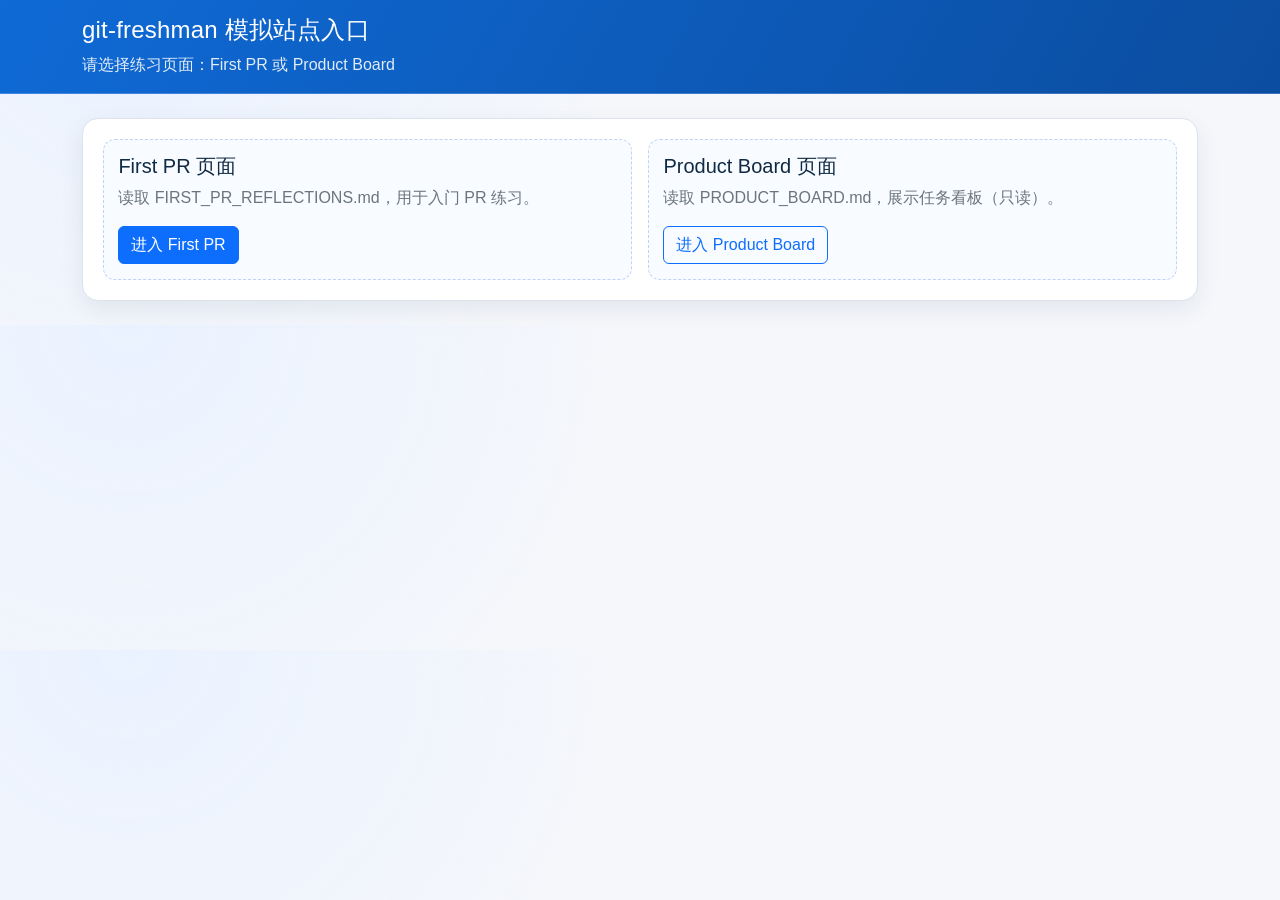
<file: site/index.html>
<!doctype html>
<html lang="zh-CN">
<head>
  <meta charset="utf-8">
  <meta name="viewport" content="width=device-width, initial-scale=1">
  <title>git-freshman | Simulation Home</title>
  <link href="https://cdn.jsdelivr.net/npm/bootstrap@5.3.3/dist/css/bootstrap.min.css" rel="stylesheet">
  <link href="./shared/css/site.css" rel="stylesheet">
</head>
<body>
  <header class="site-header">
    <div class="container py-3">
      <h1 class="site-title mb-2">git-freshman 模拟站点入口</h1>
      <p class="site-subtitle mb-0">请选择练习页面：First PR 或 Product Board</p>
    </div>
  </header>

  <main class="container my-4">
    <section class="content-card">
      <div class="row g-3">
        <div class="col-12 col-md-6">
          <div class="small-panel h-100">
            <h2 class="h5">First PR 页面</h2>
            <p class="text-secondary mb-3">读取 FIRST_PR_REFLECTIONS.md，用于入门 PR 练习。</p>
            <a class="btn btn-primary" href="./first-pr/">进入 First PR</a>
          </div>
        </div>
        <div class="col-12 col-md-6">
          <div class="small-panel h-100">
            <h2 class="h5">Product Board 页面</h2>
            <p class="text-secondary mb-3">读取 PRODUCT_BOARD.md，展示任务看板（只读）。</p>
            <a class="btn btn-outline-primary" href="./product-board/">进入 Product Board</a>
          </div>
        </div>
      </div>
    </section>
  </main>
</body>
</html>
</file>
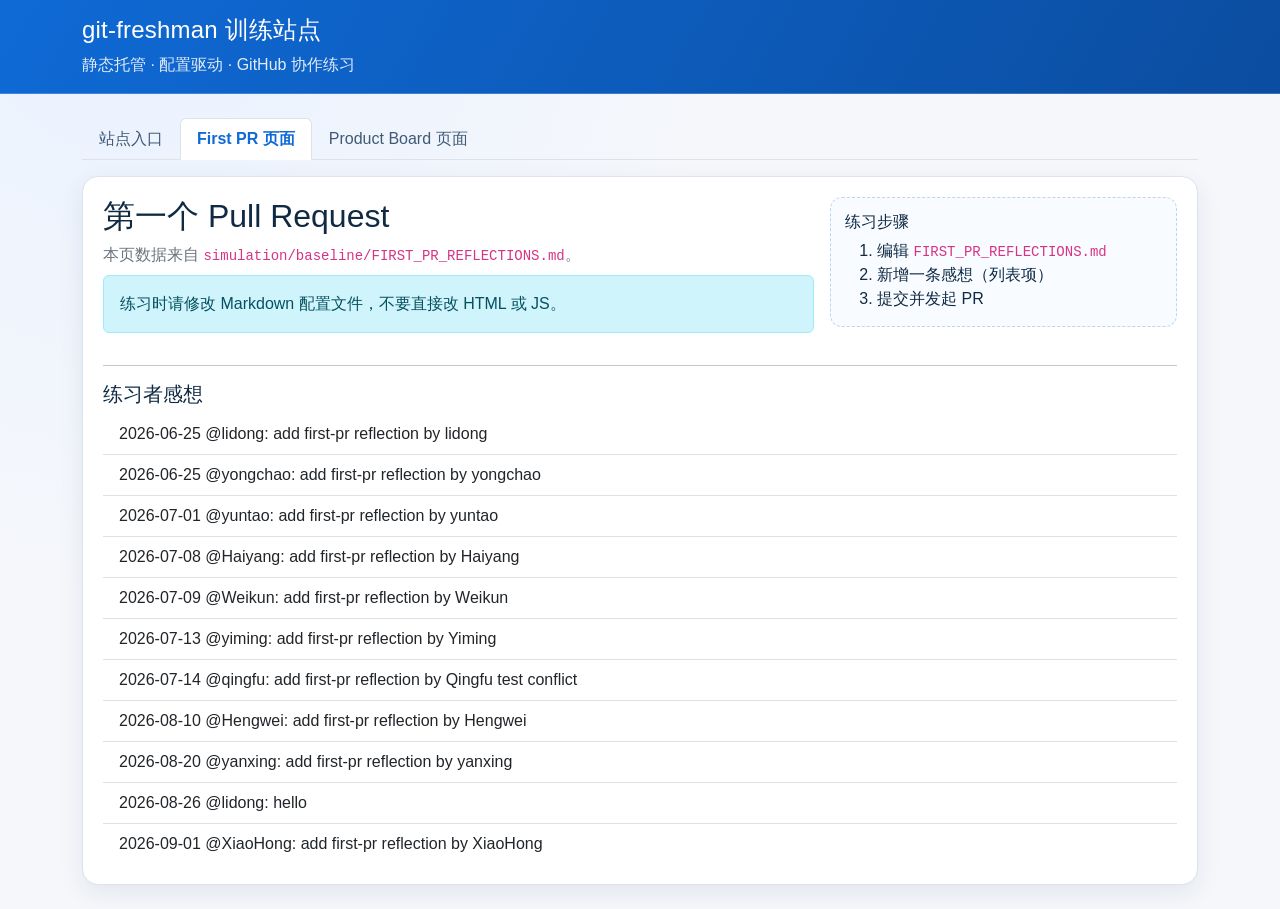
<file: site/first-pr/index.html>
<!doctype html>
<html lang="zh-CN">
<head>
  <meta charset="utf-8">
  <meta name="viewport" content="width=device-width, initial-scale=1">
  <title>git-freshman | First PR</title>
  <link href="https://cdn.jsdelivr.net/npm/bootstrap@5.3.3/dist/css/bootstrap.min.css" rel="stylesheet">
  <link href="../shared/css/site.css" rel="stylesheet">
</head>
<body>
  <header class="site-header">
    <div class="container py-3">
      <h1 class="site-title mb-2">git-freshman 训练站点</h1>
      <p class="site-subtitle mb-0">静态托管 · 配置驱动 · GitHub 协作练习</p>
    </div>
  </header>

  <main class="container my-4">
    <div id="nav-root"></div>

    <section class="content-card mt-3">
      <div class="row g-3 align-items-start">
        <div class="col-12 col-lg-8">
          <h2 class="mb-2">第一个 Pull Request</h2>
          <p class="text-secondary mb-2">本页数据来自 <code>simulation/baseline/FIRST_PR_REFLECTIONS.md</code>。</p>
          <div class="alert alert-info mb-3">
            练习时请修改 Markdown 配置文件，不要直接改 HTML 或 JS。
          </div>
        </div>
        <div class="col-12 col-lg-4">
          <div class="small-panel">
            <h3 class="h6">练习步骤</h3>
            <ol class="mb-0">
              <li>编辑 <code>FIRST_PR_REFLECTIONS.md</code></li>
              <li>新增一条感想（列表项）</li>
              <li>提交并发起 PR</li>
            </ol>
          </div>
        </div>
      </div>

      <hr>

      <h3 class="h5">练习者感想</h3>
      <ul id="reflection-list" class="list-group list-group-flush"></ul>
      <p id="reflection-empty" class="text-secondary small mt-3 d-none">暂无内容，请先在配置文件中添加列表项。</p>
    </section>
  </main>

  <script type="module" src="./page.js"></script>
</body>
</html>
</file>
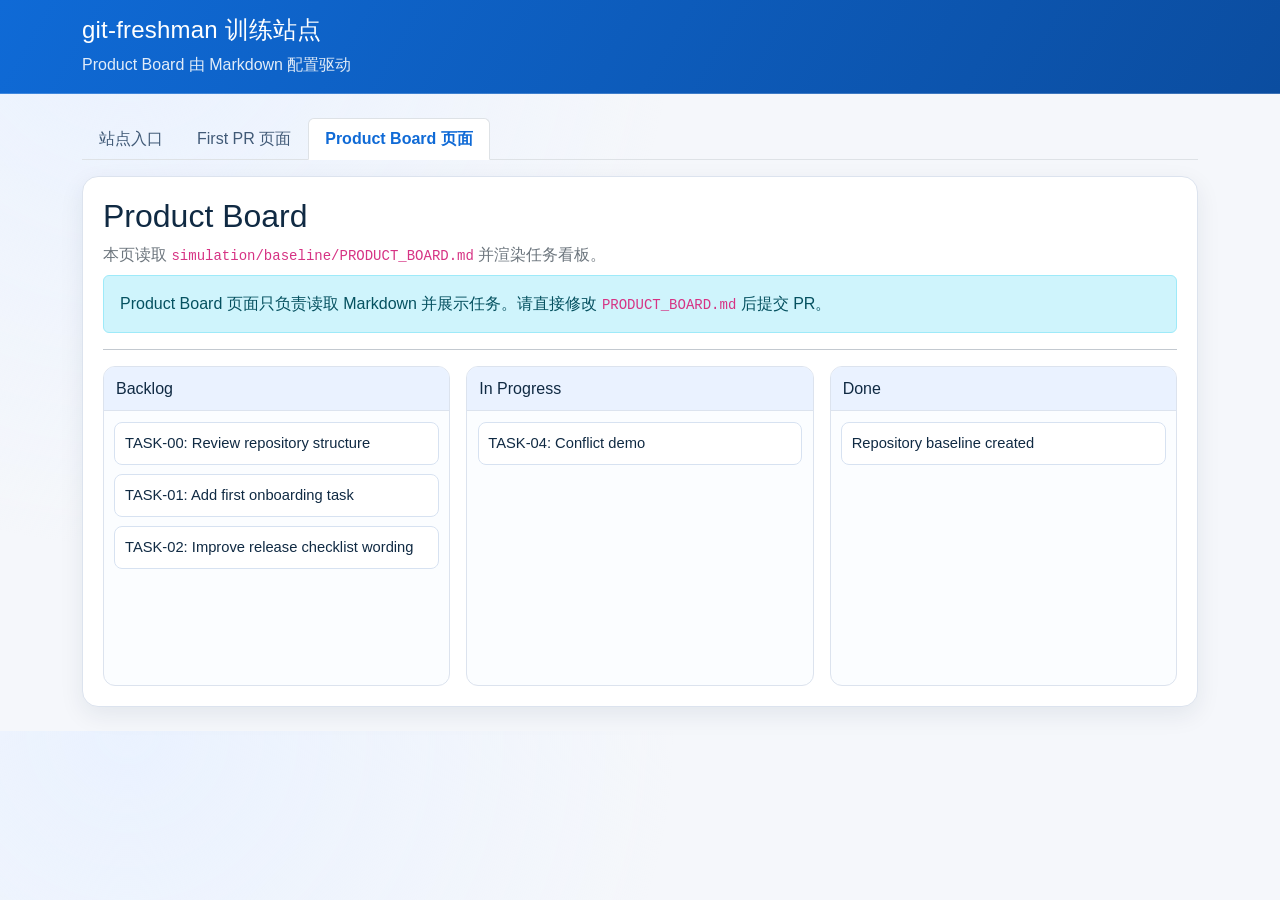
<file: site/product-board/index.html>
<!doctype html>
<html lang="zh-CN">
<head>
  <meta charset="utf-8">
  <meta name="viewport" content="width=device-width, initial-scale=1">
  <title>git-freshman | Product Board</title>
  <link href="https://cdn.jsdelivr.net/npm/bootstrap@5.3.3/dist/css/bootstrap.min.css" rel="stylesheet">
  <link href="../shared/css/site.css" rel="stylesheet">
</head>
<body>
  <header class="site-header">
    <div class="container py-3">
      <h1 class="site-title mb-2">git-freshman 训练站点</h1>
      <p class="site-subtitle mb-0">Product Board 由 Markdown 配置驱动</p>
    </div>
  </header>

  <main class="container my-4">
    <div id="nav-root"></div>

    <section class="content-card mt-3">
      <div class="row g-3">
        <div class="col-12">
          <h2 class="mb-2">Product Board</h2>
          <p class="text-secondary mb-2">本页读取 <code>simulation/baseline/PRODUCT_BOARD.md</code> 并渲染任务看板。</p>
          <div class="alert alert-info mb-0">
            Product Board 页面只负责读取 Markdown 并展示任务。请直接修改 <code>PRODUCT_BOARD.md</code> 后提交 PR。
          </div>
        </div>
      </div>

      <hr>

      <div class="row row-cols-1 row-cols-md-3 g-3" id="board-columns"></div>
      <p id="board-empty" class="text-secondary small mt-3 d-none">暂无任务数据，请检查 PRODUCT_BOARD.md 内容。</p>
    </section>
  </main>

  <script type="module" src="./page.js"></script>
</body>
</html>
</file>
<file: site/shared/css/site.css>
:root {
  --bg: #f5f7fb;
  --card: #ffffff;
  --line: #dce3ee;
  --ink: #102a43;
  --muted: #52606d;
  --brand: #0f6ad6;
}

body {
  background: radial-gradient(circle at 10% 0%, #eaf2ff 0, transparent 40%), var(--bg);
  color: var(--ink);
  font-family: "Segoe UI", "PingFang SC", "Microsoft YaHei", sans-serif;
}

.site-header {
  background: linear-gradient(120deg, #0f6ad6, #0b4da0);
  color: #fff;
  border-bottom: 1px solid rgba(255, 255, 255, 0.2);
}

.site-title {
  font-size: 1.5rem;
  letter-spacing: 0.2px;
}

.site-subtitle {
  opacity: 0.88;
}

.content-card {
  background: var(--card);
  border: 1px solid var(--line);
  border-radius: 16px;
  padding: 1.25rem;
  box-shadow: 0 8px 24px rgba(16, 42, 67, 0.08);
}

.small-panel {
  border: 1px dashed #bfd3f2;
  border-radius: 12px;
  padding: 0.9rem;
  background: #f8fbff;
}

.board-column {
  border: 1px solid var(--line);
  border-radius: 12px;
  overflow: hidden;
  background: #fbfdff;
  min-height: 320px;
}

.board-column h3 {
  margin: 0;
  font-size: 1rem;
  background: #eaf2ff;
  padding: 0.75rem;
  border-bottom: 1px solid var(--line);
}

.board-list {
  list-style: none;
  margin: 0;
  padding: 0.65rem;
}

.board-item {
  border: 1px solid #d7e2f1;
  border-radius: 8px;
  padding: 0.6rem;
  background: #fff;
  margin-bottom: 0.55rem;
  font-size: 0.92rem;
}

.nav-tabs .nav-link {
  color: #415a77;
}

.nav-tabs .nav-link.active {
  color: var(--brand);
  font-weight: 600;
}

@media (max-width: 768px) {
  .content-card {
    padding: 0.95rem;
  }

  .site-title {
    font-size: 1.2rem;
  }
}
</file>
